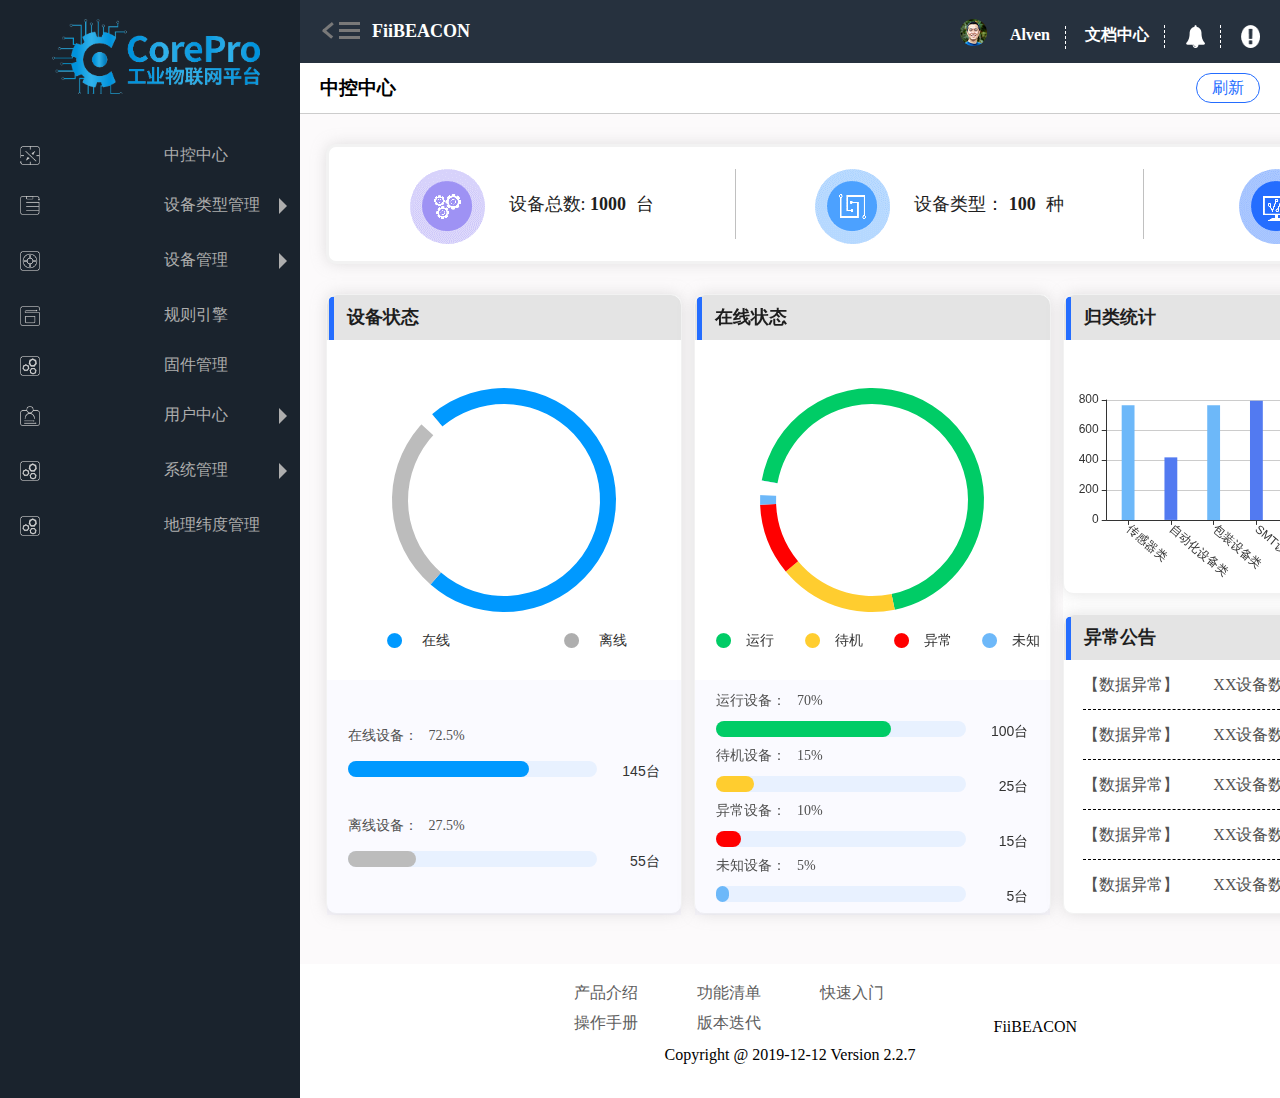
<file: index.html>
<!DOCTYPE html>
<html>
	<head>
		<meta charset="UTF-8">
		<title></title>
		<link rel="stylesheet" type="text/css" href="css/sidebar.css"/>
	</head>
	<body>
		<div id="proxy">
			<div id="sidebar">
				<div class="logo clearfix">
					<a href="javascript:;"></a>
				</div>
				<ul class="s-nav">
					<li>
						<a href="central.html" target="show">
							<i class="fa-left"></i>
							<span id="">
								中控中心
							</span>
						</a>
					</li>
					<li class="list-hide">
						<div class="list-div">
								<i class="fa-left"></i>
								<span id="">
									 设备类型管理
								</span>
								<i class="fa-right"></i>
						</div>
						<div class="hide">
							<ul>
								<li><a href="type.html" target="show">设备类型</a></li>
								<li><a href="javascript:;">设备模板库</a></li>
								<li><a href="javascript:;">设备模板库(超级管理员)</a></li>
							</ul>
						</div>
					</li>
					<li class="list-hide">
						<div class="list-div">
							<i class="fa-left"></i>
							<span id="">
								 设备管理
							</span>
							<i class="fa-right"></i>
						</div>
						<div class="hide">
							<ul>
								<li><a href="javascript:;">设备</a></li>
								<li><a href="javascript:;">proxy</a></li>
							</ul>
						</div>
					</li>
					<li>
						<a href="javascript:;">
							<i class="fa-left"></i>
							<span id="">
								规则引擎
							</span>
						</a>
					</li>
					<li>
						<a href="javascript:;">
							<i class="fa-left"></i>
							<span id="">
								固件管理
							</span>
						</a>
					</li>
					<li class="list-hide">
						<div class="list-div">
							<i class="fa-left"></i>
							<span id="">
								用户中心
							</span>
							<i class="fa-right"></i>
						</div>
						<div class="hide">
							<ul>
								<li><a href="javascript:;">用户列表</a></li>
								<li><a href="javascript:;">权限申请</a></li>
								<li><a href="javascript:;">任务管理</a></li>
							</ul>
						</div>
					</li>
					<li class="list-hide">
						<div class="list-div">
							<i class="fa-left"></i>
							<span id="">
								系统管理
							</span>
							<i class="fa-right"></i>
						</div>
						<div class="hide">
							<ul>
								<li><a href="javascript:;">管理日志</a></li>
								<li><a href="javascript:;">用户日志</a></li>
							</ul>
						</div>
					</li>
					<li>
						<a href="Geography.html" target="show">
							<i class="fa-left"></i>
							<span id="">
								地理纬度管理
							</span>
						</a>
					</li>
				</ul>
			</div>
			<div id="container">
				<div class="c-header">
					<div class="header-left">
						<i></i>
						<i></i>
						<i></i>
						<i></i>
						<i></i>
						<span>FiiBEACON</span>
					</div>
					<div class="header-right">
						<img class="head" src="images/siderbar/u142.png"/>
						<div class="text">
							<span class="name">Alven</span>
							<span class="file">文档中心</span>
						</div>	
						<img class="alarm" src="images/siderbar/u159.png"/>
						<img class="warn" src="images/siderbar/u166.png"/>
					</div>
				</div>
				<div class="con-top">
					<h3>中控中心</h3>
					<div class="renovate">
						<a href="javascript: window.location.reload();"><span>刷新</span></a>
					</div>
				</div>
				<div id="iframe-wrap">
					<iframe src="central.html" width="100%" height="850px" id="iframe" frameborder="0" name="show"></iframe>
				</div>
				<div class="footer">
					<ul>
						<li>产品介绍</li>
						<li>功能清单</li>
						<li>快速入门</li>
						<li>操作手册</li>
						<li>版本迭代</li>
					</ul>
					<span style="margin-bottom: 10px;">FiiBEACON</span>
					<span>Copyright @ 2019-12-12 Version 2.2.7</span>
				</div>
			</div>
		</div>
		<script type="text/javascript" src="js/jquery-1.12.1.min.js"></script>
		<script src="js/index.js" type="text/javascript" charset="utf-8"></script>
	</body>
</html>
</file>
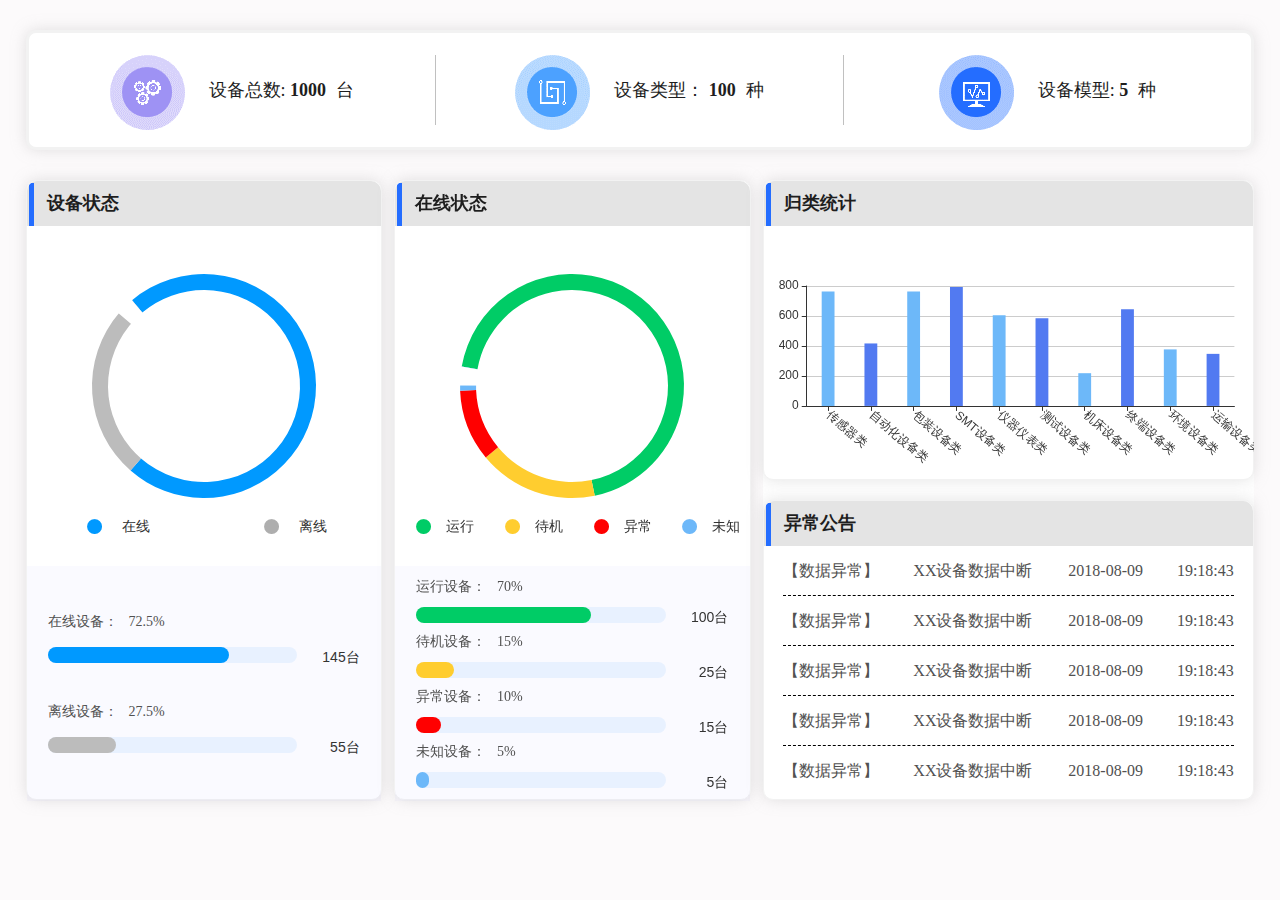
<file: central.html>
<!DOCTYPE html>
<html>
	<head>
		<meta charset="UTF-8">
		<title></title>
		<link href="css/bootstrap.min.css" rel="stylesheet">
		<style type="text/css">
			*{
				margin: 0;
				padding: 0;
			}
			html{
				 overflow-x: hidden;overflow-y: auto;
				 background: rgba(252, 250, 251, 1);
			}
			#central
			{
				width: 100%;
				background: rgba(252, 250, 251, 1);
			}
			.statistics{
				width: 96%;
				margin: 30px auto;
				height: 120px;
				background-color: rgba(255, 255, 255, 1);
				border-style: solid;
			    border-color: rgba(242, 242, 242, 1);
			    border-radius: 10px;
			    -moz-box-shadow: 0px 0px 15px rgba(174, 174, 174, 0.349019607843137);
			    -webkit-box-shadow: 0px 0px 15px rgba(174, 174, 174, 0.349019607843137);
			    box-shadow: 0px 0px 15px rgba(174, 174, 174, 0.349019607843137);
			    padding: 0 0;
			    box-sizing:border-box ;
			}
			li{
				list-style: none;
			}
			.statistics ul li{
				height: 70px;
				margin: auto 0;
				border-right: 1px solid #C0C0C0;
				margin-top: 22px;
				text-align: center;	
			}
			.statistics ul li:nth-child(3){
				border: none;
			}
			.statistics ul li img{
				margin-right: 20px;
			}
			.statistics ul li span{
				font-size: 18px;
				font-family: '思源黑体 CN Medium', '思源黑体 CN';
			    font-weight: 500;
			    font-style: normal;
			    color: #1E1E1E;
			}
			.statistics ul li span b{
			    font-weight: 700;
			    margin-right: 10px;
			}
			.echarts{
				width: 96%;
				height: 650px;
				margin: 0 auto;
				box-sizing:border-box;
				position: relative;
			}
			.echarts .starts{
				width: 29%;
				height: 620px;
				display:inline-block;
				background-color: rgba(255, 255, 255, 1);
				border:1px solid rgba(242, 242, 242, 1);
			    border-radius: 10px;
			    -moz-box-shadow: 0px 0px 15px rgba(174, 174, 174, 0.349019607843137);
			    -webkit-box-shadow: 0px 0px 15px rgba(174, 174, 174, 0.349019607843137);
			    box-shadow: 0px 0px 15px rgba(174, 174, 174, 0.349019607843137);
			    position: absolute;
			    top: 0;
			}
			.echarts .starts .text{
				border-radius: 10px 10px 0 0;
				display: block;
				width: 100%;
				height: 45px;
				font-size: 18px;
				font-family: '思源黑体 CN Medium', '思源黑体 CN';
			    font-weight: 700;
			    font-style: normal;
			    color: #1E1E1E;
			    background:rgba(228, 228, 228, 1) url(images/statistics/u29402.png) no-repeat;
			    line-height: 45px;
			    text-indent: 20px;
			}
			.point{
				width: 100%;
				margin: -30px 17%;
			}
			.online-offline .online{
				width: 50%;
				float: left;
			}
			.online-offline .offline{
				width: 50%;
				float: right;
			}
			.online-offline img{
				margin-right: 20px;
				float: left;
				margin-top: 3px;
			}
			.online-offline span{
				line-height: 20px;
			}
			.progress_item{
				width: 100%;
				height: 70px;
				background: rgba(153, 153, 255, 0.0470588235294118);
			}
			.progress_item>span{
				text-indent: 30px;
				font-family: '思源黑体 CN Light', '思源黑体 CN';
			    font-weight: 300;
			    color: #515151;
			    width: 100%;
			    height: 20px;
			    line-height: 20px;
			    margin-left: 6%;
			}
			.progress_item span e{
				margin-left: 3%;
			}
			.progress_item .item{
				width: 88%;
				height: 20px;
				margin: auto;
				margin-top: 15px;
			}
			.progress_item .item .bar{
				width: 80%;
				height: 16px;
				background: rgba(76, 161, 255, 0.0980392156862745);
				border-radius: 10px;
				float: left;
			}
			.progress_item .item .bar .bar-active{
				width: 72.5%;
				height: 16px;
				background: rgba(0, 153, 255, 1);
				border-radius: 10px;
			}
			.progress_item .item span{
				float: right;
			}
			.point-run{
				width: 100%;
				margin: -30px 6%;
			}
			.point-run .run,.point-run .standby,.point-run .unknown,.point-run .abnormal{
				width: 25%;
				float: left;
			}
			.point-run img{
				margin-right: 15px;
				float: left;
				margin-top: 3px;
			}
			.ech-conter .progress_item{
				height: 55px; 
				padding-top: 10px;
			}
			.ech-conter .progress_item .item{
				margin-top: 10px;
			}
			.echarts .ech-right{
				width: 40%;
				right: 0;
				border: none;
				box-shadow: none;
			}
			.echarts .ech-right .annal{
				width: 100%;
				height: 300px;
				background-color: rgba(255, 255, 255, 1);
				border:1px solid rgba(242, 242, 242, 1);
			    border-radius: 10px;
			    -moz-box-shadow: 0px 0px 15px rgba(174, 174, 174, 0.349019607843137);
			    -webkit-box-shadow: 0px 0px 15px rgba(174, 174, 174, 0.349019607843137);
			    box-shadow: 0px 0px 15px rgba(174, 174, 174, 0.349019607843137);
			}
			#histogram{
				width: 100%;
				height: 250px;
			}
			.ech-right .annal .bulletin{
				width: 100%;
				height: 250px;
			}
			.bulletin ul{
				width: 100%;
				height: 100%;
			}
			.bulletin ul li{
				width: 92%;
				height: 50px;
				margin: 0 auto;
				border-bottom: 1px dashed #000;
				position: relative;
			}
			.bulletin ul li .bull_left{
				float: left;
				height: 50px;
				cursor: pointer;
			}
			.bulletin ul li .bull_righr{
				float: right;
				height: 50px;
			}
			.bulletin ul li span{
				font-family: '思源黑体 CN Light', '思源黑体 CN';
			    font-weight: 300;
			    color: #515151;
			    font-size: 16px;
			    line-height: 50px;
			}
			.bulletin ul li .hides{
				background: rgba(188, 188, 188, 1);
				position: absolute;
				top: 30px;
				left: 35%;
				border-radius: 10px;
				z-index: 100;
				display: none;
			}
			.bulletin ul li .hides i{
			    position: absolute;
			    top: -15px;
			    left: 30%;
				border-top: 8px solid transparent;
			    border-left: 8px solid transparent;
			    border-right: 8px solid transparent;
			    border-bottom: 8px solid rgba(188, 188, 188, 1);
			}
			.bulletin ul li .hides i.bot{
				top: 80px;
				border-top: 8px solid rgba(188, 188, 188, 1);
			    border-left: 8px solid transparent;
			    border-right: 8px solid transparent;
			    border-bottom: 8px solid transparent;
			}
			.bulletin ul li .hides span{
				display: block;
				font-family: '思源黑体 CN Light', '思源黑体 CN';
				font-size: 14px;
				line-height: 15px;
				margin: 5px 8px;
				cursor: pointer;
			}
			.bulletin ul li .hides span:hover{
				color: red;
			}
		</style>
	</head>
	<body style="min-width: 1280px;">
		<div id="central">
			<div class="statistics container">
				<ul>
					<li class="col-sm-4 col-md-4 col-lg-4">
						<img src="images/statistics/count1.png"/>
						<span>设备总数: <b>1000</b>台</span>
					</li>
					<li class="col-sm-4 col-md-4 col-lg-4">
						<img src="images/statistics/count2.png"/>
						<span>设备类型： <b>100</b>种</span>
					</li>
					<li class="col-sm-4 col-md-4 col-lg-4">
						<img src="images/statistics/count3.png"/>
						<span>设备模型: <b>5</b>种</span>
					</li>
				</ul>
			</div>
			<div class="echarts">
				<div class="ech-left starts" style="left:0;">
					<div class="text">设备状态</div>
					<div id="left-echarts" style="height: 320px;"></div>
					<div class="online-offline point">
						<div class="online">
							<img src="images/statistics/u30063.png"/>
							<span>在线</span>
						</div>
						<div class="offline">
							<img src="images/statistics/u30068.png"/>
							<span>离线</span>
						</div>
					</div>
					<div class="progress_item" style="margin-top: 50px; padding-top: 45px; ">
						<span>在线设备：<e>72.5</e>%</span>
						<div class="item">
							<div class="bar">
								<div class="bar-active"></div>
							</div>
							<span>145台</span>
						</div>
					</div>
					<div class="progress_item" style="padding-bottom: 100px; padding-top: 65px;">
						<span>离线设备：<e>27.5</e>%</span>
						<div class="item">
							<div class="bar">
								<div class="bar-active" style="width: 27.5%; background: rgba(188, 188, 188, 1);"></div>
							</div>
							<span>55台</span>
						</div>	
					</div>
				</div>
				<div class="ech-conter starts" style="left:30%">
					<div class="text">在线状态</div>
					<div id="conter-echarts" style="height: 320px;"></div>
					<div class="point-run">
						<div class="run">
							<img src="images/statistics/u30089.png"/>
							<span>运行</span>
						</div>
						<div class="standby">
							<img src="images/statistics/u30126.png"/>
							<span>待机</span>
						</div>
						<div class="unknown">
							<img src="images/statistics/u30094.png"/>
							<span>异常</span>
						</div>
						<div class="abnormal">
							<img src="images/statistics/u30131.png"/>
							<span>未知</span>
						</div>
					</div>
					<div class="progress_item" style="margin-top: 50px;">
						<span>运行设备：<e>70</e>%</span>
						<div class="item">
							<div class="bar">
								<div class="bar-active" style="width:70%; background: rgba(0, 204, 102, 1);"></div>
							</div>
							<span>100台</span>
						</div>
					</div>
					<div class="progress_item" >
						<span>待机设备：<e>15</e>%</span>
						<div class="item">
							<div class="bar">
								<div class="bar-active" style="width:15%; background: rgba(255, 205, 47, 1);"></div>
							</div>
							<span>25台</span>
						</div>
					</div>
					<div class="progress_item">
						<span>异常设备：<e>10</e>%</span>
						<div class="item">
							<div class="bar">
								<div class="bar-active" style="width:10%; background:rgba(255, 0, 0, 1);"></div>
							</div>
							<span>15台</span>
						</div>
					</div>
					<div class="progress_item" style="padding-bottom: 60px;">
						<span>未知设备：<e>5</e>%</span>
						<div class="item">
							<div class="bar">
								<div class="bar-active" style="width:5%; background:rgba(109, 184, 249, 1);"></div>
							</div>
							<span>5台</span>
						</div>	
					</div>
				</div>
				<div class="ech-right starts">
					<div class="annal" style="margin-bottom:20px;">
						<div class="text">归类统计</div>
						<div id="histogram"></div>
					</div>
					<div class="annal">
						<div class="text">异常公告</div>
						<div class="bulletin">
							<ul>
								<li>
									<div class="bull_left">
										<span style="margin-right: 30px;">【<e>数据异常</e>】</span>
										<span>XX设备数据中断</span>
									</div>
									<div class="bull_righr">
										<span>2018-08-09</span>
										<span style="margin-left: 30px;">19:18:43</span>
									</div>
									<div class="hides">
										<i></i>
										<span>XXX设备异常</span>
										<span>设备管理员：<e>王二麻子</e></span>
										<span>异常详情：<e>该云主机需要升级，因此禁用一段时间XXXXXXXXX</e>X</span>
									</div>
								</li>
								<li>
									<div class="bull_left">
										<span style="margin-right: 30px;">【<e>数据异常</e>】</span>
										<span>XX设备数据中断</span>
									</div>
									<div class="bull_righr">
										<span>2018-08-09</span>
										<span style="margin-left: 30px;">19:18:43</span>
									</div>
									<div class="hides">
										<i></i>
										<span>XXX设备异常</span>
										<span>设备管理员：<e>王二麻子</e></span>
										<span>异常详情：<e>该云主机需要升级，因此禁用一段时间XXXXXXXXX</e>X</span>
									</div>
								</li>
								<li>
									<div class="bull_left">
										<span style="margin-right: 30px;">【<e>数据异常</e>】</span>
										<span>XX设备数据中断</span>
									</div>
									<div class="bull_righr">
										<span>2018-08-09</span>
										<span style="margin-left: 30px;">19:18:43</span>
									</div>
									<div class="hides">
										<i></i>
										<span>XXX设备异常</span>
										<span>设备管理员：<e>王二麻子</e></span>
										<span>异常详情：<e>该云主机需要升级，因此禁用一段时间XXXXXXXXX</e>X</span>
									</div>
								</li>
								<li>
									<div class="bull_left">
										<span style="margin-right: 30px;">【<e>数据异常</e>】</span>
										<span>XX设备数据中断</span>
									</div>
									<div class="bull_righr">
										<span>2018-08-09</span>
										<span style="margin-left: 30px;">19:18:43</span>
									</div>
									<div class="hides">
										<i></i>
										<span>XXX设备异常</span>
										<span>设备管理员：<e>王二麻子</e></span>
										<span>异常详情：<e>该云主机需要升级，因此禁用一段时间XXXXXXXXX</e>X</span>
									</div>
								</li>
								<li style="border: none;">
									<div class="bull_left">
										<span style="margin-right: 30px;">【<e>数据异常</e>】</span>
										<span>XX设备数据中断</span>
									</div>
									<div class="bull_righr">
										<span>2018-08-09</span>
										<span style="margin-left: 30px;">19:18:43</span>
									</div>
									<div class="hides" style="top: -70px;">
										<i class="bot"></i>
										<span>XXX设备异常</span>
										<span>设备管理员：<e>王二麻子</e></span>
										<span>异常详情：<e>该云主机需要升级，因此禁用一段时间XXXXXXXXX</e>X</span>
									</div>
								</li>
							</ul>
						</div>
					</div>
				</div>
			</div>
		</div>
		<script type="text/javascript" src="js/jquery-1.12.1.min.js"></script>
		<script src="js/bootstrap.min.js"></script>
		<script src="js/echarts.common.min.js" type="text/javascript" charset="utf-8"></script>
		<script type="text/javascript">
			function auto(){
				var ech_left = echarts.init(document.getElementById('left-echarts'));
				var ech_con = echarts.init(document.getElementById('conter-echarts'));
				var ech_r_t = echarts.init(document.getElementById('histogram'));
				option1 = {
					color:['rgba(0, 153, 255, 1)','rgba(188, 188, 188, 1)'],
				    series: [
				        {
				            name:'设备状态',
				            type:'pie',
				            radius: ['60%', '70%'],
				            startAngle:130,
				            avoidLabelOverlap: false,
				            label: {
				                normal: {
				                    show: false,
				                    position: 'center'
				                },
				                emphasis: {
				                    show: true,
				                    textStyle: {
				                        fontSize: '30',
				                        fontWeight: 'bold'
				                    }
				                }
				            },
				            labelLine: {
				                normal: {
				                    show: false
				                }
				            },
				            data:[
				                {value:145, name:'在线设备'},
				                {value:55, name:'离线设备'},
				            ]
				        }
				    ]
				};
				option2 = {
					color:['rgba(0, 204, 102, 1)','rgba(255, 205, 47, 1)','rgba(255, 0, 0, 1)','rgba(109, 184, 249, 1)'],
				    series: [
				        {
				            name:'设备状态',
				            type:'pie',
				            radius: ['60%', '70%'],
				            startAngle:170,
				            avoidLabelOverlap: false,
				            label: {
				                normal: {
				                    show: false,
				                    position: 'center'
				                },
				                emphasis: {
				                    show: true,
				                    textStyle: {
				                        fontSize: '30',
				                        fontWeight: 'bold'
				                    }
				                }
				            },
				            labelLine: {
				                normal: {
				                    show: false
				                }
				            },
				            data:[
				                {value:100, name:'运行设备'},
				                {value:25, name:'待机设备'},
				                {value:15, name:'异常设备'},
				                {value:5, name:'未知设备'},
				            ]
				        }
				    ]
				};
				option3 = {
				    color: ['#3398DB'],
				    tooltip : {
				       
				        
				    },
				    grid: {
				        left: '3%',
				        right: '4%',
				        bottom: '10%',
				        containLabel: true
				    },
				    xAxis : [
				        {
				            type : 'category',
				            data : ['传感器类', '自动化设备类', '包装设备类', 'SMT设备类', '仪器仪表类', '测试设备类', '机床设备类', '终端设备类', '环境设备类', '运输设备类'],
				            axisTick: {
				                alignWithLabel: true
				            },
				            axisLabel:{ 
        				          show:true,
        				          interval:"auto",
        				           inside:false, 
        				           rotate:-40,
        				            margin:8
				                }
				        }
				    ],
				    yAxis : [
				        {
				            type : 'value'
				        }
				    ],
				    series : [
				        {
				            name:'设备数量',
				            type:'bar',
				            barWidth: '30%',
				            data:[770, 420, 770, 800, 610, 590, 220,650,380,350],
				            itemStyle: {
			                    normal: {
			　
			                        color: function(params) {
			                            // build a color map as your need.
			                            var colorList = [
			                              'rgba(109, 184, 249, 1)','rgba(82, 122, 241, 1)','rgba(109, 184, 249, 1)','rgba(82, 122, 241, 1)','rgba(109, 184, 249, 1)',
			                               'rgba(82, 122, 241, 1)','rgba(109, 184, 249, 1)','rgba(82, 122, 241, 1)','rgba(109, 184, 249, 1)','rgba(82, 122, 241, 1)',
			                            ];
			                            return colorList[params.dataIndex]
			                        }
			                    }
               				}
				        }
				    ]
				};
				ech_left.setOption(option1);
				ech_con.setOption(option2);
				ech_r_t.setOption(option3);
			}
			auto();
			annal();
			
			function annal(){
				var $bull_left = $(".annal .bull_left");
				var $list = $(".annal ul li")
				$bull_left.hover(function(){
					$(this).find("span").css("color","rgb(255,51,0)");
				},function(){
					$(this).find("span").css("color","#515151");
				});
				
				$bull_left.click(function(){
					$(this).parent().find(".hides").css("display","block");
				});
				
				$list.hover(function(){
				},function(){
					$(this).find(".hides").css("display","none");
				});
				
			}
			
			$(window).resize(function(){
				var _width = $("#left-echarts").width();
				var width1 = $("#histogram").width();
				$("canvas").css("width",_width)
				$(".annal canvas").css("width",width1)
				auto();	
			})
		</script>
	</body>
</html>
</file>
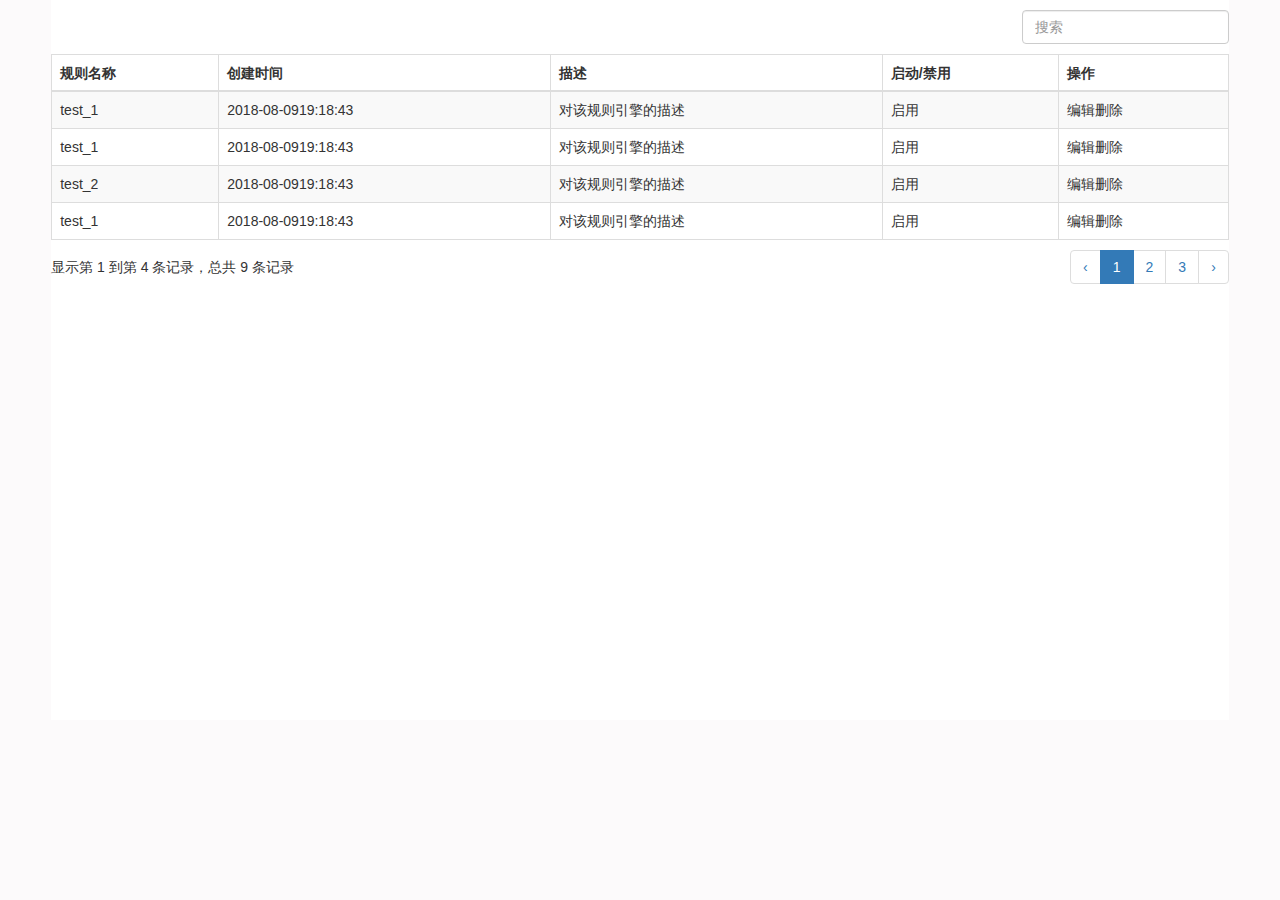
<file: engine.html>
<!DOCTYPE html>
<html>
	<head>
		<meta charset="UTF-8">
		<title></title>
		<link rel="stylesheet" type="text/css" href="css/bootstrap.min.css"/>
		<link rel="stylesheet" type="text/css" href="css/bootstrap-table.min.css"/>
		<style type="text/css">
			*{
				padding: 0;
				margin: 0;
			}
			html{
				 overflow-x: hidden;overflow-y: auto;
				 background: rgba(252, 250, 251, 1);
			}
			body{
				 background: rgba(252, 250, 251, 1);
			}
			#type{
				width: 92%;
				height: 720px;
				background: #fff;
				margin: 0 auto;
				
			}
		</style>
	</head>
	<body style="min-width: 1280px;">
		<div id="type">
			<table class="table table-striped table-hover" id="ArbetTable">
				<tr>
					<td>test_1</td>
					<td><span>2018-08-09</span><span>19:18:43</span></td>
					<td>对该规则引擎的描述</td>
					<td>
						<span>启用</span>
						<div class="switch">
							<div class="Button"></div>
						</div>
					</td>
					<td><span>编辑</span><span>删除</span></td>
				</tr>
				<tr>
					<td>test_1</td>
					<td><span>2018-08-09</span><span>19:18:43</span></td>
					<td>对该规则引擎的描述</td>
					<td>
						<span>启用</span>
						<div class="switch">
							<div class="Button"></div>
						</div>
					</td>
					<td><span>编辑</span><span>删除</span></td>
				</tr>
				<tr>
					<td>test_2</td>
					<td><span>2018-08-09</span><span>19:18:43</span></td>
					<td>对该规则引擎的描述</td>
					<td>
						<span>启用</span>
						<div class="switch">
							<div class="Button"></div>
						</div>
					</td>
					<td><span>编辑</span><span>删除</span></td>
				</tr>
				<tr>
					<td>test_1</td>
					<td><span>2018-08-09</span><span>19:18:43</span></td>
					<td>对该规则引擎的描述</td>
					<td>
						<span>启用</span>
						<div class="switch">
							<div class="Button"></div>
						</div>
					</td>
					<td><span>编辑</span><span>删除</span></td>
				</tr>
				<tr>
					<td>test_1</td>
					<td><span>2018-08-09</span><span>19:18:43</span></td>
					<td>对该规则引擎的描述</td>
					<td>
						<span>启用</span>
						<div class="switch">
							<div class="Button"></div>
						</div>
					</td>
					<td><span>编辑</span><span>删除</span></td>
				</tr>
				<tr>
					<td>test_1</td>
					<td><span>2018-08-09</span><span>19:18:43</span></td>
					<td>对该规则引擎的描述</td>
					<td>
						<span>启用</span>
						<div class="switch">
							<div class="Button"></div>
						</div>
					</td>
					<td><span>编辑</span><span>删除</span></td>
				</tr>
				<tr>
					<td>test_1</td>
					<td><span>2018-08-09</span><span>19:18:43</span></td>
					<td>对该规则引擎的描述</td>
					<td>
						<span>启用</span>
						<div class="switch">
							<div class="Button"></div>
						</div>
					</td>
					<td><span>编辑</span><span>删除</span></td>
				</tr>
				<tr>
					<td>test_1</td>
					<td><span>2018-08-09</span><span>19:18:43</span></td>
					<td>对该规则引擎的描述</td>
					<td>
						<span>启用</span>
						<div class="switch">
							<div class="Button"></div>
						</div>
					</td>
					<td><span>编辑</span><span>删除</span></td>
				</tr>
				<tr>
					<td>test_1</td>
					<td><span>2018-08-09</span><span>19:18:43</span></td>
					<td>对该规则引擎的描述</td>
					<td>
						<span>启用</span>
						<div class="switch">
							<div class="Button"></div>
						</div>
					</td>
					<td><span>编辑</span><span>删除</span></td>
				</tr>
			</table>
		</div>
		<script src="js/jquery-1.12.1.min.js" type="text/javascript" charset="utf-8"></script>
		<script src="js/bootstrap.min.js" type="text/javascript" charset="utf-8"></script>
		<script src="js/bootstrap-table.min.js" type="text/javascript" charset="utf-8"></script>
		<script src="js/locale/bootstrap-table-zh-CN.min.js" type="text/javascript" charset="utf-8"></script>
		<script type="text/javascript">
			$(function () {
    			//1.初始化Table
			    var oTable = new TableInit();
			    oTable.Init();
			});
			var TableInit = function () {
			    var oTableInit = new Object();
			    //初始化Table
			    oTableInit.Init = function () {
			        $('#ArbetTable').bootstrapTable({
			            //url: '/Interface/GetData',         //请求后台的URL（*）
			            //method: 'get',                      //请求方式（*）
			            toolbar: '#toolbar',                //工具按钮用哪个容器
			            //striped: true,                      //是否显示行间隔色
			            cache: false,                       //是否使用缓存，默认为true，所以一般情况下需要设置一下这个属性（*）
			            pagination: true,                   //是否显示分页（*）
			            sortable: false,                     //是否启用排序
			            sortOrder: "asc",                   //排序方式
			            //queryParams: oTableInit.queryParams,//传递参数（*）
			            sidePagination: "client",           //分页方式：client客户端分页，server服务端分页（*）
			            pageNumber: 1,                       //初始化加载第一页，默认第一页
			           	pageSize: 4,                       //每页的记录行数（*）
			           // pageList: [10, 25, 50, 100],        //可供选择的每页的行数（*）
			            search: true,                       //是否显示表格搜索，此搜索是客户端搜索，不会进服务端，所以，个人感觉意义不大
			            //contentType: "application/x-www-form-urlencoded", 
			            //strictSearch: true,
			            //showColumns: true,                  //是否显示所有的列 标题的取消
			           // showRefresh: true,                  //是否显示刷新按钮
			            minimumCountColumns: 2,             //最少允许的列数
			            clickToSelect: true,                //是否启用点击选中行
			            //height: 700,                        //行高，如果没有设置height属性，表格自动根据记录条数觉得表格高度
			            uniqueId: "no",                     //每一行的唯一标识，一般为主键列
			           // showToggle: true,                    //是否显示详细视图和列表视图的切换按钮
			            //cardView: false,                    //是否显示详细视图
			            //detailView: false,                   //是否显示父子表
			            columns: [
			            {
			                field: 'ID',
			                title: '规则名称'
			            }, {
			                field: 'Name',
			                title: '创建时间'
			            }, {
			                field: 'Sex',
			                title: '描述'
			            },
			            {
			                field: 'switch',
			                title: '启动/禁用',
			                //formatter: operateFormatter1 //自定义方法，添加操作按钮
			            },
			            {
			                field: 'operate',
			                title: '操作',
			                //formatter: operateFormatter2 //自定义方法，添加操作按钮
			            },
			            ],
			        });
			
			    };
			
			
			    //得到查询的参数
			    oTableInit.queryParams = function (params) {
			        var temp = {   //这里的键的名字和控制器的变量名必须一直，这边改动，控制器也需要改成一样的
			            limit: params.limit,   //页面大小
			            offset:params.offset
			        };
			        return temp;
			    };
			    return oTableInit;
			};
			
//			function operateFormatter1() {//赋予的参数
//			    return [
//			        '<a class="edit" href="#">编辑</a>',
//			        '<a class="record" href="#">记录</a>',
//			    ].join('');
//			};
//			
//			function operateFormatter2() {//赋予的参数
//			    return [
//			        '<a class="edit" href="#">编辑</a>',
//			        '<a class="delete" href="#">删除</a>',
//			    ].join('');
//			}
		</script>
	</body>
</html>
</file>
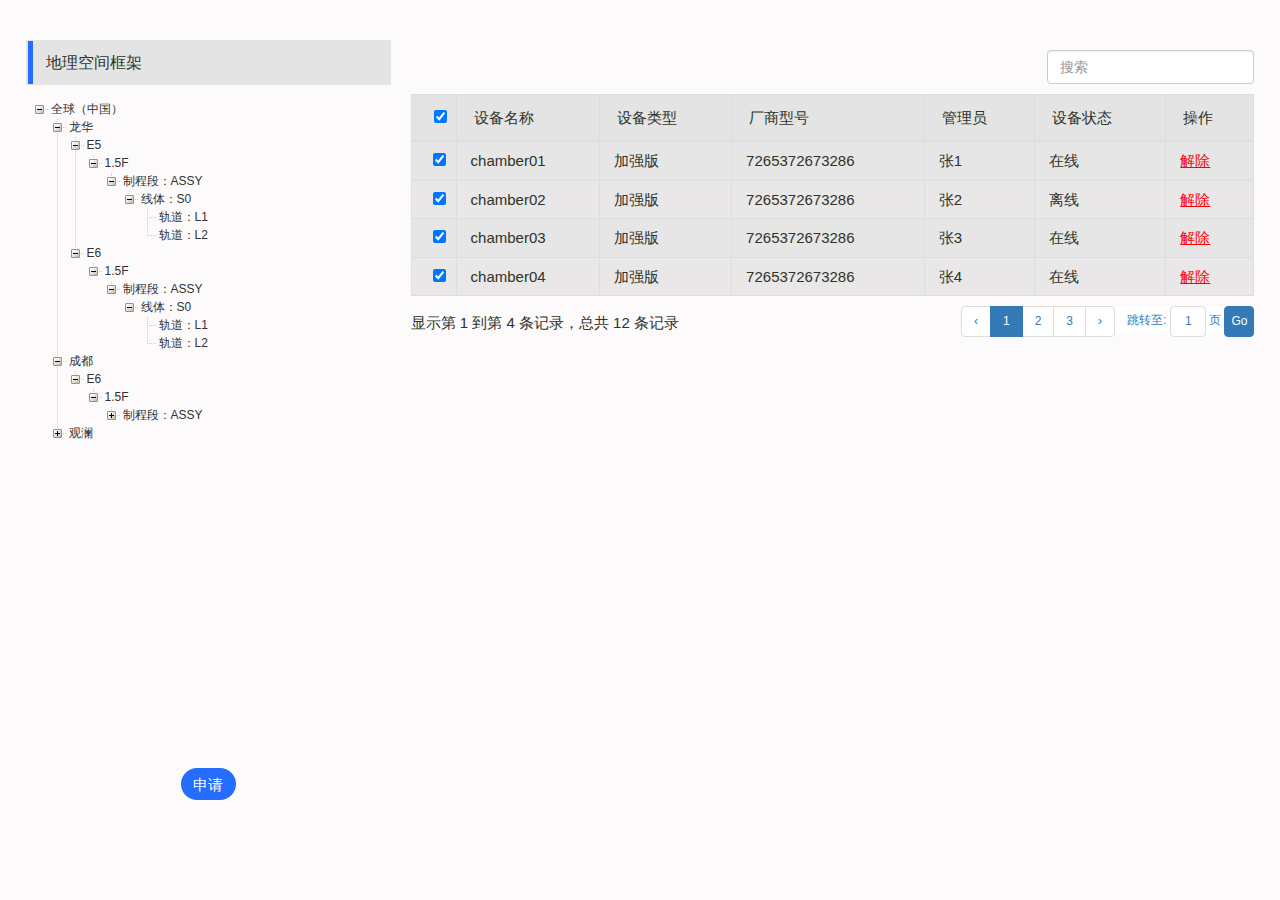
<file: Geography.html>
<!DOCTYPE html>
<html>
	<head>
		<meta charset="utf-8">
		<title></title>
		<link rel="stylesheet" type="text/css" href="css/bootstrap.min.css"/>
		<link rel="stylesheet" type="text/css" href="css/bootstrap-table.min.css"/>
		<link rel="stylesheet" type="text/css" href="css/demo.css"/>
		<link rel="stylesheet" type="text/css" href="css/zTreeStyle.css"/>
		<style type="text/css">
			*{
				padding: 0;
				margin: 0;
			}
			html{
				 overflow-x: hidden;overflow-y: auto;
				 background: rgba(252, 250, 251, 1);
			}
			body{
				 background: rgba(252, 250, 251, 1);
				 min-width: 1280px;
			}
			#geography{
				width: 96%;
				margin: 20px 2% 40px 2%;
				background: rgba(252, 250, 251, 1);
			}
			#geography .geo_left{
				width: 365px;
				height: 810px;
				float: left;
				position: relative;
			}
			#geography .geo_left .geo_left_top{
				width: 100%;
				height: 45px;
				background: rgba(228, 228, 228, 1);
				position: relative;
			}
			.geo_left_top i{
				display: block;
				width: 10px;
				height: 100%;
				background: url(images/siderbar/u310.png) no-repeat;
				background-size:100%;
				position: absolute;
				top: -1px;
				left: 0;
			}
			.geo_left_top .text{
				line-height: 45px;
				margin-left: 20px;
				font-family: '思源黑体 CN Medium', '思源黑体 CN Regular', '思源黑体 CN';
			    font-weight: 500;
			    font-style: normal;
			    font-size: 16px;
			}
			.ztree_box ul.ztree{
				width: 100%;
				height: 755px;
				border: none;
				background: transparent;
			}
			.application{
				position: absolute;
				bottom: 50px;
				left: 50%;
				margin-left: -27.5px;
				width: 55px;
			    height: 32px;
			    background: rgba(36, 109, 255, 1);
			    border-radius: 32px;
			    color: #fff;
			    cursor: pointer;
			    outline: none;
			    border: none;
			}
			.modal-header{
				padding: 10px;
				position: relative;
				
			}
			.modal-header i{
				display: block;
				width: 10px;
				height: 50px;
				background: url(images/siderbar/u310.png) no-repeat;
				background-size: 100%;
				position: absolute;
				top: -2px;
				left: -2px;
				
			}
			.formbox label{
				width: 90%;
				margin: 0 auto 15px auto;
			}
			label.label_1{
				padding-top: 30px;
			}
			.formbox label span{
				margin-left:50px ;
				margin-right:40px ;
			}
			.formbox input[type=text],.formbox textarea{
				width: 300px;
				font-size: 14px;
    			text-indent: 5px;
			}
			.geo_right{
				margin-left: 20px;
				width: calc(100% - 385px);
				height: 810px;
				float: right;
			}
			.bs-checkbox .th-inner label{
				width: 15px;
				margin: 0;
			}
			#ArbetTable thead.thead-top tr{
				border: none;
				background-color: rgba(228, 228, 228, 1);
				text-indent: 5px;
			}
			#ArbetTable tbody tr {
			    text-indent: 6px;
			}
			a.delete {
			    color: red;
			    background-color: transparent;
			}
			span.page-list{
				display: none !important;
			}
		</style>
	</head>
		<div id="geography">
			<div class="geo_left clearfix">
				<div class="geo_left_top">
					<i></i>
					<span class="text">地理空间框架</span>
				</div>
				<div class="ztree_box">
					<ul id="ztree" class="ztree"></ul>
				</div>
				<div class="but">
					<button type="button" class="application" data-toggle="modal" data-target="#myModal">申请</button>
				</div>
				<div class="app_hide">
					<div class="modal fade" id="myModal" tabindex="-1" role="dialog" aria-labelledby="myModalLabel">
						<div class="modal-dialog" role="document">
						    <div class="modal-content">
						      	<div class="modal-header">
						      		<i></i>
						        	<button type="button" class="close" data-dismiss="modal" aria-label="Close"><span aria-hidden="true">&times;</span></button>
						        	<h4 class="modal-title" id="myModalLabel">修改申请</h4>
						      	</div>
						      	<div class="modal-body clearfix">
						      		<form action="#" method="post" class="clearfix formbox">
						      			<label class="label_1">
						      				<span >操作类型：</span>
						      				<input type="text" value=""required="required" placeholder="请选择操作类型" title="内容不能为空"/>
						      			</label>
						      			<label>
						      				<span >位置信息：</span>
						      				<input type="text" value=""required="required" placeholder="请具体的节点位置信息" title="内容不能为空"/>
						      			</label>
						      			<label style="position: relative; height: 100px;" class="clearfix">
						      				<span style="position: absolute;top: 0;">申请理由：</span>
						      				<textarea type="text" class="clearfix" value=""required="required" placeholder="请简要描述申请理由" title="内容不能为空"style="height: 100px;position: absolute;right: 42px;"></textarea>
						      			</label>
						      			
						      		</form>
						      	</div>
						      	<div class="modal-footer">
						        	<button type="button" class="btn btn-default" data-dismiss="modal">取消</button>
						        	<button type="button" class="btn btn-primary">确认</button>
						      	</div>
						    </div>
						</div>
					</div>
				</div>
			</div>
			<div class="geo_right clearfix">
				<table class="table table-striped table-hover" id="ArbetTable">
			</div>
		</div>
	<body>
		<script src="js/jquery-1.12.1.min.js" type="text/javascript" charset="utf-8"></script>
		<script src="js/bootstrap.min.js" type="text/javascript" charset="utf-8"></script>
		<script src="js/bootstrap-table.min.js" type="text/javascript" charset="utf-8"></script>
		<script src="js/locale/bootstrap-table-zh-CN.js" type="text/javascript" charset="utf-8"></script>
		<script src="js/jquery.ztree.core.min.js" type="text/javascript" charset="utf-8"></script>
		<script src="js/jquery.ztree.excheck.min.js" type="text/javascript" charset="utf-8"></script>
		<script src="js/jquery.ztree.exedit.min.js" type="text/javascript" charset="utf-8"></script>
		<script src="js/data.js" type="text/javascript" charset="utf-8"></script>
		<script type="text/javascript">
			$(function(){
				var setting = {
						view: {
						    showIcon: false,  //设置是否显示节点图标
						},
						edit: {
						    //enable: true, //如果enable为flase，那么树就不能移动了
						    //showRemoveBtn: true, //是否显示树的删除按钮
						    //showRenameBtn: true, //是否显示数的重命名按钮
						    //isSimpleData : true, //数据是否采用简单 Array 格式，默认false
						    //treeNodeKey : "id",  //在isSimpleData格式下，当前节点id属性
						    //treeNodeParentKey : "parentId",//在isSimpleData格式下，当前节点的父节点id属性
						    showLine : true, //是否显示节点间的连线
						    //removeTitle: "删除节点",//删除Logo的提示
						    //renameTitle: "编辑节点",//修改Logo的提示
						     //拖拽
						    drag: {
							    isCopy: true,//能够复制
							    isMove: true,//能够移动
							    prev: false,//不能拖拽到节点前
							    next: false,//不能拖拽到节点后
							    inner: true//只能拖拽到节点中
						    }
						},
						check:{
						    enable: false   //设置是否显示checkbox复选框
						}
					};
					 var zNodes = [
					   	{name:"全球（中国）", open:true, children:[
					      	{name:"龙华",open:true, children:[
							  	{name:"E5",open:true, children:[
								  	{name:"1.5F",open:true, children:[
									  	{name:"制程段：ASSY",open:true, children:[
									  		{name:"线体：S0",open:true, children:[
									  			{name:"轨道：L1"},
									  			{name:"轨道：L2"}
									  		]}
									  	]}
								  	]}
							  	]},
							  	{name:"E6",open:true, children:[
								  	{name:"1.5F",open:true, children:[
									  	{name:"制程段：ASSY",open:true, children:[
									  		{name:"线体：S0",open:true, children:[
									  			{name:"轨道：L1"},
									  			{name:"轨道：L2"}
									  		]}
									  	]}
								  	]}
							  	]}
						  	]},
						    {name:"成都",open:true, children:[
						    	{name:"E6",open:true, children:[
								  	{name:"1.5F",open:true, children:[
									  	{name:"制程段：ASSY",open:false, children:[
									  		{name:"线体：S0",open:false, children:[
									  			{name:"轨道：L1"},
									  			{name:"轨道：L2"}
									  		]}
									  	]}
								  	]}
							  	]}
						    ]},
						    {name:"观澜",open:false, children:[
						    	{name:"E6",open:true, children:[
								  	{name:"1.5F",open:true, children:[
									  	{name:"制程段：ASSY",open:true, children:[
									  		{name:"线体：S0",open:true, children:[
									  			{name:"轨道：L1"},
									  			{name:"轨道：L2"}
									  		]}
									  	]}
								  	]}
							  	]}
						    ]}
						]}    
					];
					   $(document).ready(function(){
					      zTreeObj = $.fn.zTree.init($("#ztree"), setting, zNodes);
					   });
			})
			datas()
			//table
			$(function () {
    			//1.初始化Table
			    var oTable = new TableInit();
			    oTable.Init();
			    //2.初始化Button的点击事件
			    var oButtonInit = new ButtonInit();
			    oButtonInit.Init();
			});
			var TableInit = function () {
			    var oTableInit = new Object();
			    //初始化Table
			    oTableInit.Init = function () {
			        $('#ArbetTable').bootstrapTable({
			            //url: '/Interface/GetData',         //请求后台的URL（*）
			            //method: 'get',                      //请求方式（*）
			            toolbar: '#toolbar',                //工具按钮用哪个容器
			            //striped: true,                      //是否显示行间隔色
			            cache: false,                       //是否使用缓存，默认为true，所以一般情况下需要设置一下这个属性（*）
			            pagination: true,                   //是否显示分页（*）
			           	paginationShowPageGo: true,			//跳转
			            sortable: false,                     //是否启用排序
			            sortOrder: "asc",                   //排序方式
			            //queryParams: oTableInit.queryParams,//传递参数（*）
			            sidePagination: "client",           //分页方式：client客户端分页，server服务端分页（*）
			            pageNumber: 1,                       //初始化加载第一页，默认第一页
			           	pageSize: 4,                       //每页的记录行数（*）
			           // pageList: [10, 25, 50, 100],        //可供选择的每页的行数（*）
			            search: true,                       //是否显示表格搜索，此搜索是客户端搜索，不会进服务端，所以，个人感觉意义不大
			            //contentType: "application/x-www-form-urlencoded", 
			            //strictSearch: true,
			            //showColumns: true,                  //是否显示所有的列 标题的取消
			           // showRefresh: true,                  //是否显示刷新按钮
			            minimumCountColumns: 2,             //最少允许的列数
			            clickToSelect: true, 				//是否启用点击选中行
			             maintainSelected : false,			//选择翻页也还有
			            //height: 700,                        //行高，如果没有设置height属性，表格自动根据记录条数觉得表格高度
			            uniqueId: "no",                     //每一行的唯一标识，一般为主键列
			           	//showToggle: true,                    //是否显示详细视图和列表视图的切换按钮
			            //cardView: false,                    //是否显示详细视图
			            //detailView: false,                   //是否显示父子表
			            columns: [
			            {
			                field: 'checked',				
			                checkbox: true,								//显示复选框
			            }, 
			            {
			                field: 'ID',
			                title: '设备名称',

			            }, 
			            {
			                field: 'type',
			                title: '设备类型'
			            },
			            {
			                field: 'Model',
			                title: '厂商型号'
			            },
			            {
			                field: 'administrator',
			                title: '管理员'
			            },{
			                field: 'status',
			                title: '设备状态'
			            },
			            {
			                field: 'operate',
			                title: '操作',
			            },
			            ],
			        });

			    };

			    //得到查询的参数
			    oTableInit.queryParams = function (params) {
			        var temp = {   //这里的键的名字和控制器的变量名必须一直，这边改动，控制器也需要改成一样的
			            limit: params.limit,   //页面大小
			            offset:params.offset,
			        };
			        return temp;
			    };
			    return oTableInit;
			};
			 
			$(function(){
				$thead = $("#ArbetTable thead").addClass("thead-top");
			})
			/*function operateFormatter() {//赋予的参数
			    return [
			    	'<input type="checkbox" name="sex" value=""/>',
			    ].join('');
			}*/
			var ButtonInit = function () {
			    var oInit = new Object();
			    var postdata = {};
			
			    oInit.Init = function () {
			        //初始化页面上面的按钮事件
			    };
			
			    return oInit;
			};
			function datas(){
				var $table = $("#ArbetTable");
				var idata = data.geography;
				for (var i=0;i<idata.length;i++) {
					$table.append('<tr>'+
									'<td>'+idata[i].id+'</td>'+
									'<td>'+idata[i].id+'</td>'+
									'<td>'+idata[i].type+'</td>'+
									'<td>'+idata[i].model+'</td>'+
									'<td>'+idata[i].administtrator+'</td>'+
									'<td>'+idata[i].statue+'</td>'+
									'<td>'+'<a href="#" class="delete" onclick="delUser(this)">'+"解除"+'</a>'+'</td>'+
								'</tr>')
				}
			}
			function delUser(dom) {
			   
			    var mymessage = confirm("确认删除嘛？");
			    if (mymessage == true) {
			    	var id = $(dom).parent().parent().attr("data-index");
			    	var idata = data.type;
			    	idata.splice(id,1);
			    	//console.log(idata);
			    	/*datas();
			    	var oTable = new TableInit();
			    	oTable.Init();
			    	oTable.News();
			    	//console.log(id);*/
			        $(dom).parent().parent().hide();  
			    }
			}
		</script>
	</body>
</html>
</file>
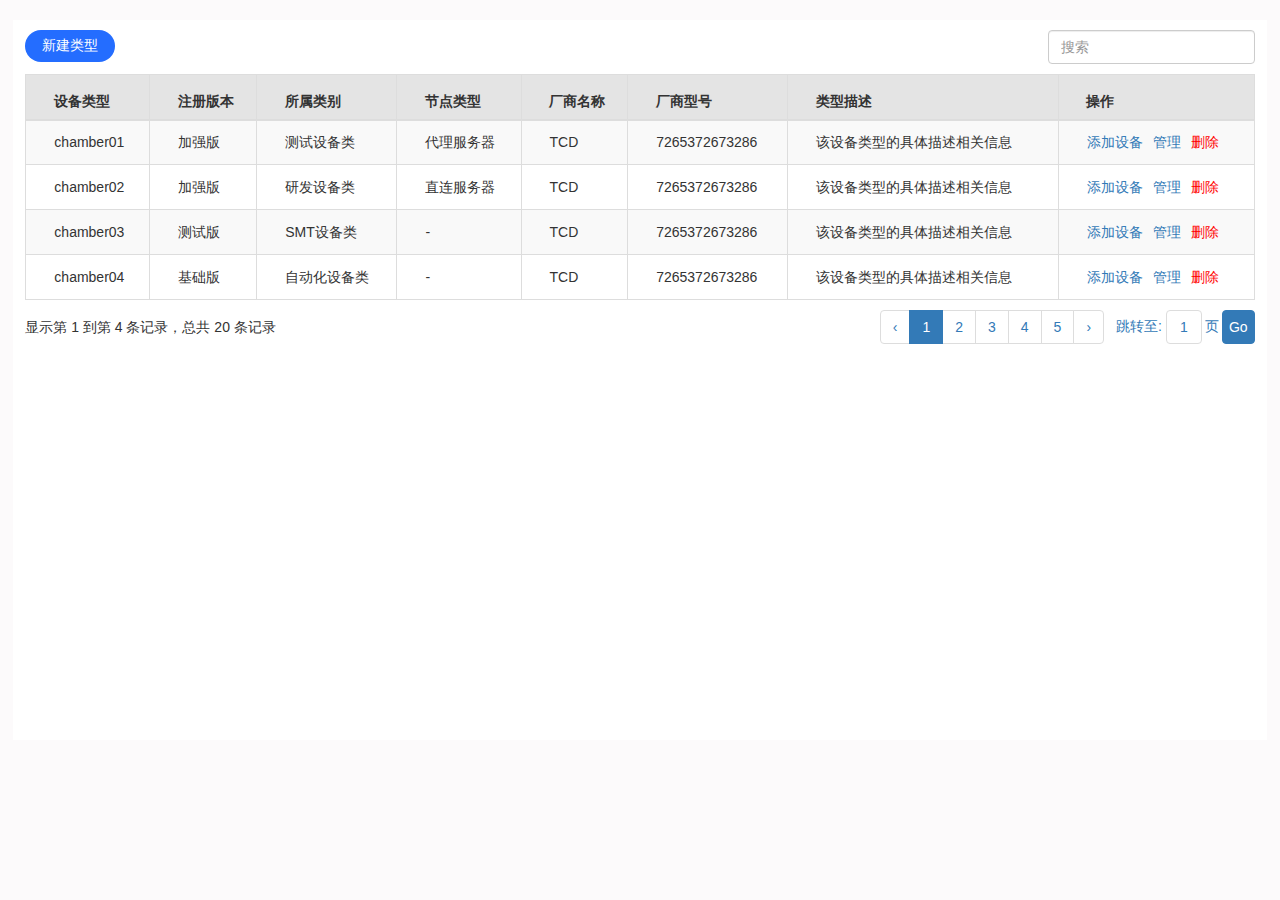
<file: type.html>
<!DOCTYPE html>
<html>
	<head>
		<meta charset="UTF-8">
		<title></title>
		<link rel="stylesheet" type="text/css" href="css/bootstrap.min.css"/>
		<link rel="stylesheet" type="text/css" href="css/bootstrap-table.min.css"/>
		<style type="text/css">
			*{
				padding: 0;
				margin: 0;
			}
			html{
				 overflow-x: hidden;overflow-y: auto;
				 background: rgba(252, 250, 251, 1);
			}
			body{
				 background: rgba(252, 250, 251, 1);
			}
			#type{
				width: 98%;
				height: 720px;
				background: #fff;
				margin: 20px auto;
			}
			.bootstrap-table{
				width: 98%;
    			margin: 0 auto;
			}
			.bootstrap-table tr{
				height: 45px;
			}
			.fixed-table-toolbar .new{
				width: 90px;
				height: 32px;
				background: rgba(36, 109, 255, 1);
				border-radius: 32px;
			}
			.fixed-table-toolbar .new span{
				display: block;
				width: 100%;
				height: 100%;
				font-family: '思源黑体 CN Light', '思源黑体 CN Regular', '思源黑体 CN';
			    font-weight: 300;
			    font-style: normal;
			    font-size: 14px;
			    color: #FFFFFF;
			    line-height: 32px;
			    text-align: center;
			    cursor: pointer;
			}
			#ArbetTable tbody tr{
				text-indent: 20px;
			}
			#ArbetTable tbody tr td{
				box-sizing: content-box;
			}
			#ArbetTable thead.thead-top tr{
				border: none;
				background-color: rgba(228, 228, 228, 1);
				text-indent: 20px;
			}
			.pull-left span.page-list{
				display: none !important;
			}
			
			a.add,a.manage{
				margin-right: 10px;
			}
			a.delete{
				color: red;
			}
			/*.pagination-jump {
			    margin: 0;
			}
			
			.pagination-jump {
			    display: inline-block;
			    padding-left: 1px;
			    border-radius: 4px;
			}
			
			.pagination-jump>li {
			    display: inline;
			}
			
			.pagination-jump>li>a, .pagination-jump>li>input, .pagination-jump>li>span {
			    position: relative;
			    float: left;
			    margin-left: -1px;
			    line-height: 1.42857143;
			    color: #337ab7;
			    text-decoration: none;
			    background-color: #fff;
			}
			
			.pagination-jump>li>a {
			    padding: 6px 12px;
			    border: 1px solid #ddd;
			    border-top-right-radius: 4px;
			    border-bottom-right-radius: 4px;
			}
			
			.pagination-jump>li>input {
			    padding: 6px 0px;
			    border: 1px solid #ddd;
			    border-top-left-radius: 4px;
			    border-bottom-left-radius: 4px;
			    width: 36px;
			    text-align: center;
			}
			
			.pagination-jump>li>span{
			    padding: 6px 3px 6px 12px;
			}
			
			
			.pagination-jump>li>.jump-go {
			    margin-left: 0;
			    padding: 6px;
			    color: #fff;
			    cursor: default;
			    background-color: #337ab7;
			    border-color: #337ab7;
			}*/
			#myModal .modal-header{
				position: relative;
				    padding: 10px;
			}
			#myModal .modal-header i.img{
				display: block;
				width: 10px;
				height: 50px;
				background:url(images/statistics/u29402.png) no-repeat;
				position: absolute;
				top: -2px;
				left: -2px;
				border-radius: 5px;
			}
			#myModal .modal-header h4{
				margin-left: 20px;
			}
			#name,#password,#sex{
				width:92%;
				height:50px;
				padding-top:10px;
				margin: 0 auto;
			}
			.word{
				width:100px;
				line-height:50px;
				text-align:center;
				margin-left:20px;
				margin-right: 20px;
				float:left;
				font-size:16px;
				font-weight: 100;
			}
			form .version{
				display: inline-block;
				line-height: 25px;
				text-align: center;
				width: 90px;
				height: 25px;
				background: #fff;
				border: 1px solid rgba(74, 131, 255, 1);
				border-radius: 40px;
				font-family: '思源黑体 CN Light', '思源黑体 CN Regular', '思源黑体 CN';
			    font-weight: 300;
			    font-style: normal;
			    font-size: 14px;
			    color: #4A83FF;
			    box-shadow: none;
			    margin-top: 10px;
			    margin-right: 20px;
			}
			form input{
				width: 300px;
			    height: 30px;
			    margin-top: 10px;
			    font-weight: 400;
			    font-size: 14px;
			    text-indent: 10px;
			}
			#selects{
				width: 300px;
			    height: 30px;
			    margin-top: 10px;
			    font-weight: 400;
			    font-size: 14px;
			    text-indent: 10px;
			}
			#textarea{
				width: 300px;
			    height: 50px;
			    margin-top: 10px;
			    font-weight: 400;
			    font-size: 14px;
			    text-indent: 10px;
			}
			.spics .add{
				position:relative;
				margin:20px 10px;
				display:block;
				text-align:center;
				width:60px;
				height:40px;
				float:right;
				border-radius:5px;
				font-size:16px;
				cursor: pointer;
				border:1px solid #000;
				line-height:40px;
			}
			.spics .add input{
				position:absolute;
				top:0;
				left:0;
				width:100%;
				height:100%;
				opacity:0;
			}
			.spics #hide{
				display:block;
				width:60px;
				height:40px;
				float:right;
				text-align:center;
				font-size:16px;
				border-radius:5px;
				background:#d6d6d6;
				margin:5px 0px;
				cursor: pointer;
				line-height:40px;
			}

			#pic img{
				font-size:16px;
				display:block;
				width:50px;
				height:50px;
				border-radius:50px;
				margin:15px;
				float:left;
			}
		</style>
	</head>
	<body style="min-width: 1280px;">
		<div id="type">
			<table class="table table-striped table-hover" id="ArbetTable">
			</table>
		</div>
		<div class="modal fade" id="myModal" tabindex="-1" role="dialog" aria-labelledby="myModalLabel">
		  <div class="modal-dialog" role="document">
		    <div class="modal-content clearfix">
		      <div class="modal-header clearfix">
		      	<i class="img"></i>
		        <button type="button" class="close" data-dismiss="modal" aria-label="Close"><span aria-hidden="true">&times;</span></button>
		        <h4 class="modal-title" id="myModalLabel">新建设备类型</h4>
		      </div>
		      <div class="modal-body clearfix" style="height: 500px;">
		        	<form action="#" method="get" enctype="multipart/form-data">
						<div id="name">
							<div class="word">注册版本：</div>
							<span class="version basis">加强版</span> 
							<span class="version basis">基础版</span> 
						</div>
						<div id="name">
							<label>
								<div class="word">设备类型：</div>
								<input type="password" name="word_name" value="" required="required" placeholder="请输入设备类型" title="内容不能为空"/>
								<div class="p"></div>
							</label>
						</div>
						<div id="sex">
							<div class="word">节点类型：</div>
							<label>
								<input type="radio" name="sex" value="代理服务器" checked style="width:15px;height:15px;line-height:20px;margin:15px 0px;float: left;"/>
								<div style="margin-left:10px;padding-top:11px;float:left; margin-right: 5px">代理服务器</div>
							</label>
							<label>
								<input type="radio" name="sex" value="网关" style="width:15px;height:15px;line-height:20px;margin:15px 3px; float: left;"/>
								<div style="margin-left:10px;padding-top:11px;float:left; margin-right: 5px">网关</div>
							</label>
							<label>
								<input type="radio" name="sex" value="直连设备" style="width:15px;height:15px;line-height:20px;margin:15px 3px;float: left;"/>
								<div style="margin-left:10px;padding-top:11px;float:left; margin-right: 5px">直连设备</div>
							</label>
							<label>
								<input type="radio" name="sex" value="间连设备" style="width:15px;height:15px;line-height:20px;margin:15px 3px;float: left;"/>
								<div style="margin-left:10px;padding-top:11px;float:left; margin-right: 5px">间连设备</div>
							</label>
						</div>
						<div id="name">
								<div class="word">所属类别：</div>
								<select id="selects">
					                <option value="传感器类">传感器类</option>
					                <option value="网关类">网关类</option>
					                <option value="自动化设备类">自动化设备类</option>
					                <option value="SMT设备类">SMT设备类</option>
					                <option value="仪器仪表类">仪器仪表类</option>
					                <option value="测试设备类">测试设备类</option>
					                <option value="机床设备类">机床设备类</option>
					                <option value="终端设备类">终端设备类</option>
					                <option value="环境设备类">环境设备类</option>
					                <option value="运输设备类">运输设备类</option>
					                <option value="压铸设备类">压铸设备类</option>
					                <option value="注塑成型设备类">注塑成型设备类</option>
					                <option value="冲压设备类">冲压设备类</option>
					                <option value="包装设备类">包装设备类</option>
					                <option value="表面处理设备类">表面处理设备类</option>
					                <option value="其他类">其他类</option>
					             </select>
						</div>
						<div id="name">
							<label>
								<div class="word">厂商名称：</div>
								<input type="text" name="name1" value="" required="required" placeholder="内容不能为空" title="内容不能为空"/>
								<div class="p"></div>
							</label>
						</div>
						<div id="name" style="height: 70px;">
							<label>
								<div class="word">类型描述：</div>
								<textarea id="textarea" placeholder="请输入该设备类型的具体描述相关信息"></textarea>
								<div class="p"></div>
							</label>
						</div>
						<div id="name" class="spics" style="height: 115px;">
								<div class="word">类型图片：</div>
								<div class="add">添加
										<input type="file" accept="audio/*,video/*,image/*" id="addFile" onchange="add_pic()">
										<div id="hide">删除</div>
								</div>
								
								<span id="sum" class="sum">添加0张图片</span>
								<div contenteditable="false" style="height: 90px; width: 300px; border: 1px solid #122B40; float: left;" id="pic"></div>
								<div class="p"></div>
						</div>
					</form>
		      </div>
		      <div class="modal-footer clearfix">
		        <button type="button" class="btn btn-default" data-dismiss="modal">取消</button>
		        <button type="button" class="btn btn-primary">确认</button>
		      </div>
		    </div>
		  </div>
		</div>
		
		<script src="js/jquery-1.12.1.min.js" type="text/javascript" charset="utf-8"></script>
		<script src="js/bootstrap.min.js" type="text/javascript" charset="utf-8"></script>
		<script src="js/bootstrap-table.min.js" type="text/javascript" charset="utf-8"></script>
		<script src="js/locale/bootstrap-table-zh-CN.min.js" type="text/javascript" charset="utf-8"></script>
		<script src="js/data.js" type="text/javascript" charset="utf-8"></script>
		<script type="text/javascript">
			datas();
			$(function () {
    			//1.初始化Table
			    var oTable = new TableInit();
			    oTable.Init();
			    oTable.News();
			    //2.初始化Button的点击事件
			    var oButtonInit = new ButtonInit();
			    oButtonInit.Init();
			});
			var TableInit = function () {
			    var oTableInit = new Object();
			    //初始化Table
			    oTableInit.Init = function () {
			        $('#ArbetTable').bootstrapTable({
			            //url: '/Interface/GetData',         //请求后台的URL（*）
			            //method: 'get',                      //请求方式（*）
			            toolbar: '#toolbar',                //工具按钮用哪个容器
			            //striped: true,                      //是否显示行间隔色
			            cache: false,                       //是否使用缓存，默认为true，所以一般情况下需要设置一下这个属性（*）
			            pagination: true,                   //是否显示分页（*）
			           	paginationShowPageGo: true,			//跳转
			            sortable: false,                     //是否启用排序
			            sortOrder: "asc",                   //排序方式
			            //queryParams: oTableInit.queryParams,//传递参数（*）
			            sidePagination: "client",           //分页方式：client客户端分页，server服务端分页（*）
			            pageNumber: 1,                       //初始化加载第一页，默认第一页
			           	pageSize: 4,                       //每页的记录行数（*）
			           // pageList: [10, 25, 50, 100],        //可供选择的每页的行数（*）
			            search: true,                       //是否显示表格搜索，此搜索是客户端搜索，不会进服务端，所以，个人感觉意义不大
			            //contentType: "application/x-www-form-urlencoded", 
			            //strictSearch: true,
			            //showColumns: true,                  //是否显示所有的列 标题的取消
			           // showRefresh: true,                  //是否显示刷新按钮
			            minimumCountColumns: 2,             //最少允许的列数
			            clickToSelect: true,                //是否启用点击选中行
			            //height: 700,                        //行高，如果没有设置height属性，表格自动根据记录条数觉得表格高度
			            uniqueId: "no",                     //每一行的唯一标识，一般为主键列
			           	//showToggle: true,                    //是否显示详细视图和列表视图的切换按钮
			            //cardView: false,                    //是否显示详细视图
			            //detailView: false,                   //是否显示父子表
			            columns: [
			            {
			                field: 'ID',
			                title: '设备类型'

			            }, {
			                field: 'register',
			                title: '注册版本'
			            }, {
			                field: 'subordinate',
			                title: '所属类别'
			            },
			            {
			                field: 'node',
			                title: '节点类型'
			            },
			            {
			                field: 'firm_name',
			                title: '厂商名称'
			            },
			            {
			                field: 'Model',
			                title: '厂商型号'
			            },
			            {
			                field: 'describe',
			                title: '类型描述'
			            },
			            {
			                field: 'operate',
			                title: '操作',
			                //formatter: operateFormatter2 //自定义方法，添加操作按钮
			            },
			            ],
			        });

			    };
				//新建类型
				oTableInit.News = function (){
					var $pull_left = $(".fixed-table-toolbar .pull-left");
					var $new_built = $('<div class="new">'+
												'<span data-toggle="modal" data-target="#myModal">'+"新建类型"+'</span>'+
										'</div>');
					
					$pull_left.append($new_built);
				}

			    //得到查询的参数
			    oTableInit.queryParams = function (params) {
			        var temp = {   //这里的键的名字和控制器的变量名必须一直，这边改动，控制器也需要改成一样的
			            limit: params.limit,   //页面大小
			            offset:params.offset,
			        };
			        return temp;
			    };
			    return oTableInit;
			};
			 
			$(function(){
				$thead = $("#ArbetTable thead").addClass("thead-top");
			})
					/*function operateFormatter2() {//赋予的参数
					    return [
					        '<a class="edit" href="#">编辑</a>',
					        '<a class="delete" href="#">删除</a>',
					    ].join('');
					}*/
			var ButtonInit = function () {
			    var oInit = new Object();
			    var postdata = {};
			
			    oInit.Init = function () {
			        //初始化页面上面的按钮事件
			    };
			
			    return oInit;
			};
			
			function datas(){
				var $table = $("#ArbetTable");
				var idata = data.type;
				for (var i=0;i<idata.length;i++) {
					$table.append('<tr>'+
									'<td>'+idata[i].id+'</td>'+
									'<td>'+idata[i].register+'</td>'+
									'<td>'+idata[i].subordinate+'</td>'+
									'<td>'+idata[i].nodes+'</td>'+
									'<td>'+idata[i].firm_name+'</td>'+
									'<td>'+idata[i].model+'</td>'+
									'<td>'+idata[i].describe+'</td>'+
									'<td>'+'<a href="#" class="add">'+"添加设备"+'</a>'+
									'<a href="#" class="manage">'+"管理"+'</a>'+
									'<a href="#" class="delete" onclick="delUser(this)">'+"删除"+'</a>'+'</td>'+
								'</tr>')
				}
			}
			$(function(){
				var pic = document.getElementById('pic');
				var hide = document.getElementById('hide');
				var rum = document.getElementById("sum");
				var img;
		
				pic.ondragenter = function(){//进入目标元素触发
				}
				pic.ondragover = function(ev){//在目标元素上连续触发
					var ev = ev||window.event;
					ev.preventDefault();//阻止默认事件
				}
				pic.ondragleave = function(){//离开目标元素
				}
				pic.ondrop = function(ev){//在目标元素上面释放鼠标触发
					add_pic();
					function add_pic(ev){
						var ev = ev||window.event;
						ev.preventDefault();//阻止默认事件
						var file = ev.dataTransfer.files;
						for (var i=0; i<file.length ;i++ )
						{
							if (file[i].type.indexOf("image")!=-1)
							{
								var read = new FileReader();//新建一个读取文件对象
								read.readAsDataURL(file[i]);//读取文件
								read.onload = function(){//读取文件成功之后调用什么函数
									img = document.createElement("img");
									//alert(this.result);
									img.src = this.result;
									pic.appendChild(img);
									//获取img节点 实现删除功能
									var oImg = document.getElementsByTagName("img");
									if (oImg)
									{
										for (var j=0;j<oImg.length ;j++ )
										{
											oImg[j].ondragstart = function(ev){
												ev.dataTransfer.setData("data",ev.target.innerHTML);
												img = ev.target;
											}
											oImg[j].ondragend = function(ev){
												ev.dataTransfer.clearData("data");//清楚数据
												img = null;
											}
										}
										var n = oImg.length;
										//console.log(n);
										//$('.sum').html('添加'+n+'张图片');
										//sum.innerHTML = '添加'+n+'张图片';
										rum.innerHTML = "添加"+n+"张图片";
										//console.log(sum);
									}
									
								}
							}else{
								alert("请上传图片！");
							}
							
						}
					}
				}
				//实现删除功能(移除img节点)
				hide.onclick = function(){
					if (img)
					{
						pic.innerHTML = '';
						var span = document.createElement("span");
						pic.appendChild(span);
						rum.innerHTML = "添加0张图片";
					}else{
						alert("没有图片！");
					}
				}

			})    // 删除用户
			function delUser(dom) {
			   
			    var mymessage = confirm("确认删除嘛？");
			    if (mymessage == true) {
			    	var id = $(dom).parent().parent().attr("data-index");
			    	var idata = data.type;
			    	idata.splice(id,1);
			    	//console.log(idata);
			    	/*datas();
			    	var oTable = new TableInit();
			    	oTable.Init();
			    	oTable.News();
			    	//console.log(id);*/
			        $(dom).parent().parent().hide();  
			    }
			}
		</script>
	</body>
</html>
</file>
<file: css/sidebar.css>
*{
	margin: 0;
	padding: 0;
}
a{
	color: #FFF;
	text-decoration: none;
}
body{
	min-width: 1280px;
}
html{
	overflow-x: hidden;overflow-y: auto;
}
#proxy{
	width: 100%;
	height: 100%;
}
/* sidebar start */
#sidebar{
	width: 300px;
	background: rgba(26, 35, 45, 1);
	float: left;
}
#sidebar .logo{
	width: 100%;
	height: 130px;
	position: relative;
}
#sidebar .logo a{
	display: inline-block;
	position: absolute;
	left: 52px;
	top: 19px;
	width: 208px;
	height: 75px;
	background: url(../images/siderbar/u174.png) no-repeat;
	background-size: 100%;
}
#sidebar .s-nav{
	width: 100%;
}
#sidebar .s-nav li{
	width: 100%;
	color: #fff;
	font-size: 16px;
	font-weight:700 ;
	line-height: 50px;
	list-style:none;
}
#sidebar .s-nav li .list-div:hover{
	background: rgba(35, 46, 57, 1);
	padding-right: 2px;
}
#sidebar .s-nav li .list-div{
	width: 300px;
	height: 55px;
	cursor: pointer;
}
#sidebar .s-nav li i.fa-left{
	display: inline-block;
	vertical-align: middle;
	width: 20px;
	height: 20px;
	margin-left:20px ;
}
#sidebar .s-nav li:nth-child(1) i.fa-left{
	background: url(../images/siderbar/u178.png) no-repeat;
	background-size: 100%;
}
#sidebar .s-nav li:nth-child(3) i.fa-left{
	background: url(../images/siderbar/u194.png) no-repeat;
	background-size: 100%;
}
#sidebar .s-nav li:nth-child(4) i.fa-left{
	background: url(../images/siderbar/u196.png) no-repeat;
	background-size: 100%;
}
#sidebar .s-nav li:nth-child(5) i.fa-left{
	background: url(../images/siderbar/u198.png) no-repeat;
	background-size: 100%;
}
#sidebar .s-nav li:nth-child(6) i.fa-left{
	background: url(../images/siderbar/u200.png) no-repeat;
	background-size: 100%;
}
#sidebar .s-nav li:nth-child(7) i.fa-left{
	background: url(../images/siderbar/u198.png) no-repeat;
	background-size: 100%;
}
#sidebar .s-nav li:nth-child(8) i.fa-left{
	background: url(../images/siderbar/u198.png) no-repeat;
	background-size: 100%;
}
#sidebar .s-nav li:nth-child(2) i.fa-left{
	background: url(../images/siderbar/u176.png) no-repeat;
	background-size: 100%;
}
#sidebar .s-nav li i.fa-right{
	display: inline-block;
	margin-right: 5px;
	margin-top: 18px;
	float: right;
	width: 0px;
	height: 0px;
	border-top: 8px solid transparent;
    border-left: 8px solid #AEAEAE;
    border-right: 8px solid transparent ;
    border-bottom: 8px solid transparent;
    transform-origin:25% 50%;
    transform: rotate(0deg);
    transition: .2s;
}
#sidebar .s-nav li span{
	margin-left: 120px;
	font-family: '思源黑体 CN';
    font-weight: 400;
    color: #AEAEAE;
}
#sidebar .s-nav .hide{
	width: 100%;
	display: none;
}
#sidebar .hide li{
	text-indent:100px;
	font-family: '思源黑体 CN';
    font-weight: 400;
    color: #AEAEAE;
    overflow: hidden;
}
#sidebar .hide li a{
    color: #AEAEAE;
}
#sidebar .hide li:hover{
	background: rgba(35, 46, 57, 1);
	padding-right: 2px;
}
/* end sidebar */

/* container start */
#container{
	width: calc(100% - 300px);
	float: right;
}
#container .c-header{
	width:100%;
	height: 63px;
	background: rgba(38, 49, 62, 1);
}
#container .c-header .header-left{
	height: 63px;
	width: 170px;
	position: relative;
	float: left;
}
#container .c-header .header-left i:nth-child(1){
	width: 15px;
	height: 6px;
	position: absolute;
	top: 24px;
	left: 20px;
	transform: rotate(140deg);
	background: url(../images/siderbar/u135.png) no-repeat;
	background-size: 100%;
}
#container .c-header .header-left i:nth-child(2){
	width: 15px;
	height: 6px;
	position: absolute;
	top: 30px;
	left: 20px;
	transform: rotate(-140deg);
	background: url(../images/siderbar/u135.png) no-repeat;
	background-size: 100%;
}
#container .c-header .header-left i:nth-child(3){
	width: 24px;
	height: 6px;
	position: absolute;
	top: 21px;
	left: 38px;
	background: url(../images/siderbar/u129.png) no-repeat;
	background-size: 100%;
}
#container .c-header .header-left i:nth-child(4){
	width: 24px;
	height: 6px;
	position: absolute;
	top: 28px;
	left: 38px;
	background: url(../images/siderbar/u129.png) no-repeat;
	background-size: 100%;
}
#container .c-header .header-left i:nth-child(5){
	width: 24px;
	height: 6px;
	position: absolute;
	top: 35px;
	left: 38px;
	background: url(../images/siderbar/u129.png) no-repeat;
	background-size: 100%;
}
#container .c-header .header-left span{
	float: right;
	font-family: "思源黑体 CN";
	font-weight: 700;
	font-size: 18px;
	line-height: 63px;
	color: #FFF;
}
#container .c-header .header-right{
	height: 63px;
	width: 320px;
	float: right;
    overflow: hidden;
    position: relative;
}
#container .c-header .header-right img.head{
	display: inline-block;
	width: 27px;
	height: 27px;
	margin: 19px 0;
	margin-right: 20px;
}
#container .c-header .header-right .text{
	display: inline-block;
	width: 165px;
	height: 23px;
	position: absolute;
	top: 25px;
	left: 50px;
}
#container .c-header .header-right .name{
	display: inline-block;
	height: 23px;
	padding-right:15px;
	border-right: 1px dashed #FFF;
	font-family: "思源黑体 CN";
	font-weight: 700;
	font-size: 16px;
	color: #FFF;
}
#container .c-header .header-right .file{
	display: inline-block;
	height: 23px;
	padding-right:15px;
	padding-left:15px;
	border-right: 1px dashed #FFF;
	font-family: "思源黑体 CN";
	font-weight: 700;
	font-size: 16px;
	color: #FFF;
}
#container .c-header .header-right img.warn{
	width: 19px;
	height: 23px;
	margin: 25px 0;
	padding-right: 15px;
	margin-right: 20px;
	border-right: 1px dashed #FFF;
	float: right;
}
#container .c-header .header-right img.alarm{
	width: 19px;
	height: 23px;
	margin: 25px 0;
	margin-right: 20px;
	float: right;
}
#container .con-top{
	width: 100%;
	height: 50px;
	border-bottom: 1px solid #ccc;
}
#container .con-top h3{
	display: inline-block !important;
	margin-left: 20px !important;
	line-height: 50px !important;
	margin-top: 0 !important;
	margin-bottom: 0 !important;
}
#container .con-top .renovate{
	width: 62px;
	height: 28px;
	border: 1px solid rgba(36, 109, 255, 1);
	border-radius: 20px;
	float: right;
	margin-top: 10px;
	margin-right: 20px;
}
#container .con-top .renovate a{
	display: inline-block;
	width: 100%;
	height: 100%;
}
#container .con-top .renovate span{
	color: rgba(36, 109, 255, 1);
	margin-left: 15px;
	line-height: 28px;
}

#container .footer{
	width: 100%;
	height: 120px;
}
#container .footer ul{
	width: 50%;
	height: 30px;
	margin: 10px auto;
}
#container .footer ul li{
	float: left;
	font-family: "思源黑体 CN";
	font-size: 16px;
	color: #5E5E5E;
	list-style: none;
	line-height: 30px;
	margin:0 6%;
}
#container .footer span{
	display: block;
	margin: 0 auto;
	text-align: center;
}
/* end container */
</file>
<file: css/demo.css>
html, body, div, span, applet, object, iframe, h1, h2, h3, h4, h5, h6, p, blockquote, pre, a, abbr, acronym, address, big, cite, code, del, dfn, em, font, img, ins, kbd, q, s, samp, small, strike, strong, sub, sup, tt, var, dl, dt, dd, ol, ul, li, fieldset, form, label, legend, table, caption, tbody, tfoot, thead, tr, th, td {
	margin: 0;padding: 0;border: 0;outline: 0;font-weight: inherit;font-style: inherit;font-size: 100%;font-family: inherit;vertical-align: baseline;}
body {color: #2f332a;font: 15px/21px Arial, Helvetica, simsun, sans-serif;background: #f0f6e4 \9;}
h1, h2, h3, h4, h5, h6 {color: #2f332a;font-weight: bold;font-family: Helvetica, Arial, sans-serif;padding-bottom: 5px;}
h1 {font-size: 24px;line-height: 34px;text-align: center;}
h2 {font-size: 14px;line-height: 24px;padding-top: 5px;}
h6 {font-weight: normal;font-size: 12px;letter-spacing: 1px;line-height: 24px;text-align: center;}
a {color:#3C6E31;text-decoration: underline;}
a:hover {background-color:#3C6E31;color:white;}
input.radio {margin: 0 2px 0 8px;}
input.radio.first {margin-left:0;}
input.empty {color: lightgray;}
code {color: #2f332a;}
.highlight_red {color:#A60000;}
.highlight_green {color:#A7F43D;}
li {list-style: circle;font-size: 12px;}
li.title {list-style: none;}
ul.list {margin-left: 17px;}

div.content_wrap {width: 600px;height:380px;}
div.content_wrap div.left{float: left;width: 250px;}
div.content_wrap div.right{float: right;width: 340px;}
div.zTreeDemoBackground {width:250px;height:362px;text-align:left;}

ul.ztree {margin-top: 10px;border: 1px solid #617775;background: #f0f6e4;width:220px;height:360px;overflow-y:scroll;overflow-x:auto;}
ul.log {border: 1px solid #617775;background: #f0f6e4;width:300px;height:170px;overflow: hidden;}
ul.log.small {height:45px;}
ul.log li {color: #666666;list-style: none;padding-left: 10px;}
ul.log li.dark {background-color: #E3E3E3;}

/* ruler */
div.ruler {height:20px; width:220px; background-color:#f0f6e4;border: 1px solid #333; margin-bottom: 5px; cursor: pointer}
div.ruler div.cursor {height:20px; width:30px; background-color:#3C6E31; color:white; text-align: right; padding-right: 5px; cursor: pointer}
</file>
<file: css/zTreeStyle.css>
/*-------------------------------------
zTree Style

version:	3.5.19
author:		Hunter.z
email:		hunter.z@263.net
website:	http://code.google.com/p/jquerytree/

-------------------------------------*/

.ztree * {padding:0; margin:0; font-size:12px; font-family: Verdana, Arial, Helvetica, AppleGothic, sans-serif}
.ztree {margin:0; padding:5px; color:#333}
.ztree li{padding:0; margin:0; list-style:none; line-height:14px; text-align:left; white-space:nowrap; outline:0}
.ztree li ul{ margin:0; padding:0 0 0 18px}
.ztree li ul.line{ background:url(./img/line_conn.gif) 0 0 repeat-y;}

.ztree li a {padding:1px 3px 0 0; margin:0; cursor:pointer; height:17px; color:#333; background-color: transparent;
	text-decoration:none; vertical-align:top; display: inline-block}
.ztree li a:hover {text-decoration:underline}
.ztree li a.curSelectedNode {padding-top:0px; background-color:#FFE6B0; color:black; height:16px; border:1px #FFB951 solid; opacity:0.8;}
.ztree li a.curSelectedNode_Edit {padding-top:0px; background-color:#FFE6B0; color:black; height:16px; border:1px #FFB951 solid; opacity:0.8;}
.ztree li a.tmpTargetNode_inner {padding-top:0px; background-color:#316AC5; color:white; height:16px; border:1px #316AC5 solid;
	opacity:0.8; filter:alpha(opacity=80)}
.ztree li a.tmpTargetNode_prev {}
.ztree li a.tmpTargetNode_next {}
.ztree li a input.rename {height:14px; width:80px; padding:0; margin:0;
	font-size:12px; border:1px #7EC4CC solid; *border:0px}
.ztree li span {line-height:16px; margin-right:2px}
.ztree li span.button {line-height:0; margin:0; width:16px; height:16px; display: inline-block; vertical-align:middle;
	border:0 none; cursor: pointer;outline:none;
	background-color:transparent; background-repeat:no-repeat; background-attachment: scroll;
	background-image:url("./img/zTreeStandard.png"); *background-image:url("./img/zTreeStandard.gif")}

.ztree li span.button.chk {width:13px; height:13px; margin:0 3px 0 0; cursor: auto}
.ztree li span.button.chk.checkbox_false_full {background-position:0 0}
.ztree li span.button.chk.checkbox_false_full_focus {background-position:0 -14px}
.ztree li span.button.chk.checkbox_false_part {background-position:0 -28px}
.ztree li span.button.chk.checkbox_false_part_focus {background-position:0 -42px}
.ztree li span.button.chk.checkbox_false_disable {background-position:0 -56px}
.ztree li span.button.chk.checkbox_true_full {background-position:-14px 0}
.ztree li span.button.chk.checkbox_true_full_focus {background-position:-14px -14px}
.ztree li span.button.chk.checkbox_true_part {background-position:-14px -28px}
.ztree li span.button.chk.checkbox_true_part_focus {background-position:-14px -42px}
.ztree li span.button.chk.checkbox_true_disable {background-position:-14px -56px}
.ztree li span.button.chk.radio_false_full {background-position:-28px 0}
.ztree li span.button.chk.radio_false_full_focus {background-position:-28px -14px}
.ztree li span.button.chk.radio_false_part {background-position:-28px -28px}
.ztree li span.button.chk.radio_false_part_focus {background-position:-28px -42px}
.ztree li span.button.chk.radio_false_disable {background-position:-28px -56px}
.ztree li span.button.chk.radio_true_full {background-position:-42px 0}
.ztree li span.button.chk.radio_true_full_focus {background-position:-42px -14px}
.ztree li span.button.chk.radio_true_part {background-position:-42px -28px}
.ztree li span.button.chk.radio_true_part_focus {background-position:-42px -42px}
.ztree li span.button.chk.radio_true_disable {background-position:-42px -56px}

.ztree li span.button.switch {width:18px; height:18px}
.ztree li span.button.root_open{background-position:-92px -54px}
.ztree li span.button.root_close{background-position:-74px -54px}
.ztree li span.button.roots_open{background-position:-92px 0}
.ztree li span.button.roots_close{background-position:-74px 0}
.ztree li span.button.center_open{background-position:-92px -18px}
.ztree li span.button.center_close{background-position:-74px -18px}
.ztree li span.button.bottom_open{background-position:-92px -36px}
.ztree li span.button.bottom_close{background-position:-74px -36px}
.ztree li span.button.noline_open{background-position:-92px -72px}
.ztree li span.button.noline_close{background-position:-74px -72px}
.ztree li span.button.root_docu{ background:none;}
.ztree li span.button.roots_docu{background-position:-56px 0}
.ztree li span.button.center_docu{background-position:-56px -18px}
.ztree li span.button.bottom_docu{background-position:-56px -36px}
.ztree li span.button.noline_docu{ background:none;}

.ztree li span.button.ico_open{margin-right:2px; background-position:-110px -16px; vertical-align:top; *vertical-align:middle}
.ztree li span.button.ico_close{margin-right:2px; background-position:-110px 0; vertical-align:top; *vertical-align:middle}
.ztree li span.button.ico_docu{margin-right:2px; background-position:-110px -32px; vertical-align:top; *vertical-align:middle}
.ztree li span.button.edit {margin-right:2px; background-position:-110px -48px; vertical-align:top; *vertical-align:middle}
.ztree li span.button.remove {margin-right:2px; background-position:-110px -64px; vertical-align:top; *vertical-align:middle}

.ztree li span.button.ico_loading{margin-right:2px; background:url(./img/loading.gif) no-repeat scroll 0 0 transparent; vertical-align:top; *vertical-align:middle}

ul.tmpTargetzTree {background-color:#FFE6B0; opacity:0.8; filter:alpha(opacity=80)}

span.tmpzTreeMove_arrow {width:16px; height:16px; display: inline-block; padding:0; margin:2px 0 0 1px; border:0 none; position:absolute;
	background-color:transparent; background-repeat:no-repeat; background-attachment: scroll;
	background-position:-110px -80px; background-image:url("./img/zTreeStandard.png"); *background-image:url("./img/zTreeStandard.gif")}

ul.ztree.zTreeDragUL {margin:0; padding:0; position:absolute; width:auto; height:auto;overflow:hidden; background-color:#cfcfcf; border:1px #00B83F dotted; opacity:0.8; filter:alpha(opacity=80)}
.zTreeMask {z-index:10000; background-color:#cfcfcf; opacity:0.0; filter:alpha(opacity=0); position:absolute}

/* level style*/
/*.ztree li span.button.level0 {
	display:none;
}
.ztree li ul.level0 {
	padding:0;
	background:none;
}*/
</file>
